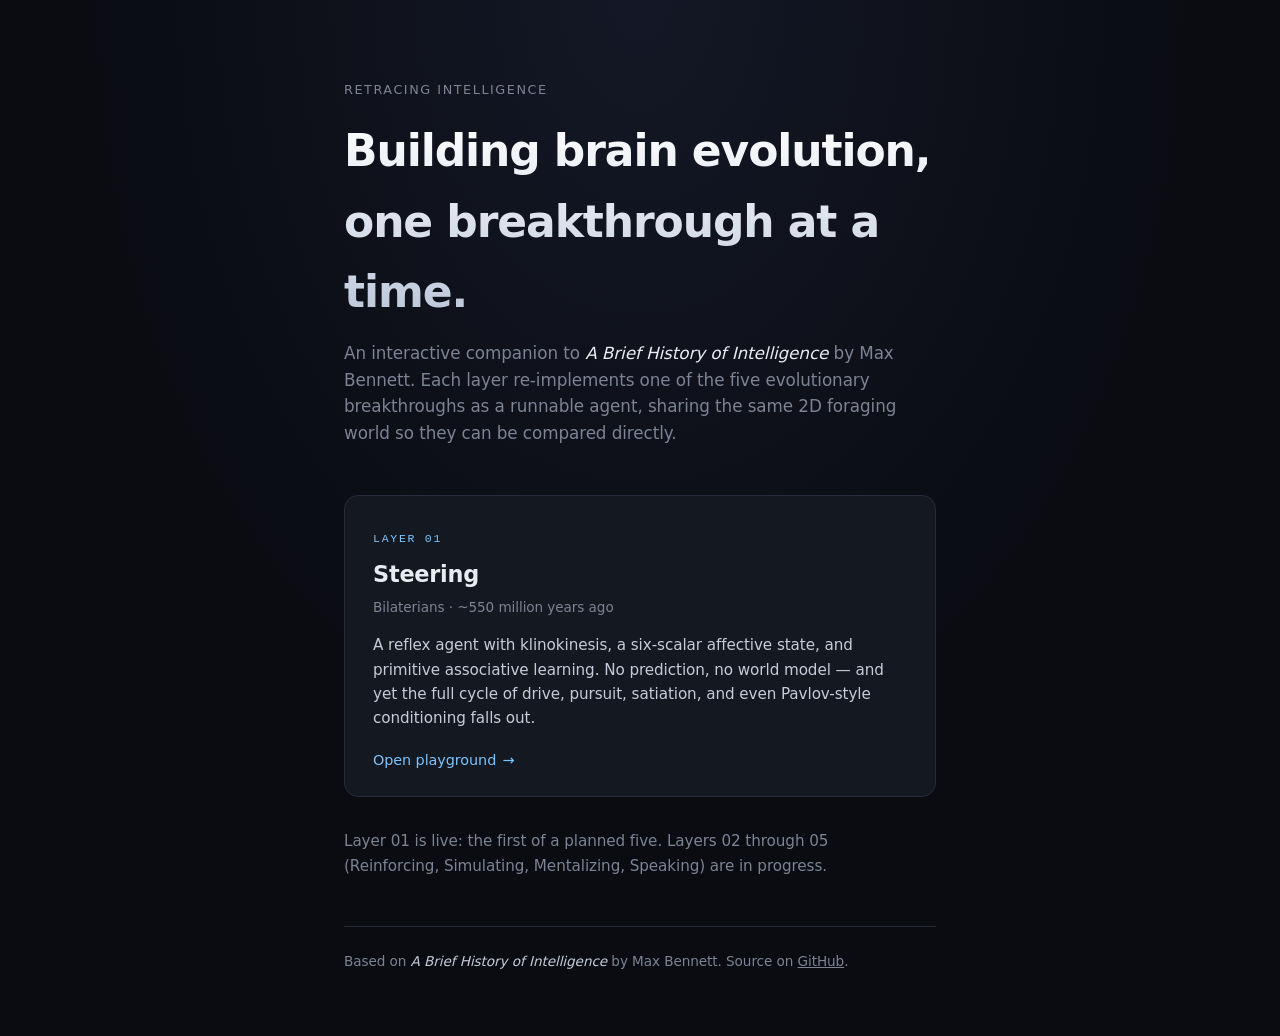
<file: index.html>
<!DOCTYPE html>
<html lang="en">
<head>
  <meta charset="UTF-8" />
  <title>Retracing Intelligence</title>
  <meta name="viewport" content="width=device-width, initial-scale=1" />
  <style>
    :root {
      --bg: #0a0c12;
      --panel: #141821;
      --panel-2: #1a1f2b;
      --border: #252b3a;
      --fg: #e8ecf2;
      --muted: #7b8394;
      --accent: #7cc4ff;
    }

    * { box-sizing: border-box; }

    html, body {
      margin: 0;
      padding: 0;
      background:
        radial-gradient(ellipse at top, #141826 0%, #0a0c12 60%) no-repeat fixed,
        var(--bg);
      color: var(--fg);
      font-family: system-ui, -apple-system, "Segoe UI", Roboto, sans-serif;
      line-height: 1.6;
      letter-spacing: -0.005em;
      font-feature-settings: "ss01", "cv11";
      min-height: 100vh;
    }

    main {
      max-width: 640px;
      margin: 0 auto;
      padding: 5rem 1.5rem 4rem;
    }

    .eyebrow {
      font-size: 0.8rem;
      font-weight: 500;
      text-transform: uppercase;
      letter-spacing: 0.12em;
      color: var(--muted);
      margin-bottom: 1rem;
    }

    h1 {
      margin: 0 0 0.75rem 0;
      font-size: 2.75rem;
      font-weight: 600;
      letter-spacing: -0.025em;
      background: linear-gradient(180deg, #ffffff 0%, #b8c4d8 100%);
      -webkit-background-clip: text;
      background-clip: text;
      color: transparent;
    }

    .lede {
      color: var(--muted);
      font-size: 1.05rem;
      margin: 0 0 3rem 0;
      max-width: 54ch;
    }

    .lede em {
      color: var(--fg);
      font-style: italic;
    }

    .layer-card {
      display: block;
      background: var(--panel);
      border: 1px solid var(--border);
      border-radius: 14px;
      padding: 1.75rem 1.75rem 1.5rem;
      text-decoration: none;
      color: inherit;
      transition: all 180ms cubic-bezier(0.4, 0, 0.2, 1);
      position: relative;
      overflow: hidden;
    }

    .layer-card::before {
      content: "";
      position: absolute;
      inset: 0;
      background: linear-gradient(135deg, rgba(124, 196, 255, 0.06) 0%, transparent 50%);
      opacity: 0;
      transition: opacity 180ms;
      pointer-events: none;
    }

    .layer-card:hover {
      border-color: #3a4256;
      transform: translateY(-2px);
      box-shadow: 0 10px 30px rgba(0, 0, 0, 0.3);
    }

    .layer-card:hover::before { opacity: 1; }

    .layer-num {
      display: inline-block;
      font-family: ui-monospace, "SF Mono", Menlo, Consolas, monospace;
      font-size: 0.72rem;
      color: var(--accent);
      letter-spacing: 0.15em;
      text-transform: uppercase;
      margin-bottom: 0.5rem;
    }

    .layer-title {
      margin: 0 0 0.3rem 0;
      font-size: 1.4rem;
      font-weight: 600;
      letter-spacing: -0.01em;
    }

    .layer-era {
      font-size: 0.85rem;
      color: var(--muted);
      margin-bottom: 0.9rem;
    }

    .layer-blurb {
      color: #c5ccd9;
      font-size: 0.95rem;
      margin: 0 0 1rem 0;
    }

    .layer-cta {
      display: inline-flex;
      align-items: center;
      gap: 0.4rem;
      color: var(--accent);
      font-size: 0.9rem;
      font-weight: 500;
    }

    .layer-cta::after {
      content: "→";
      transition: transform 180ms;
    }

    .layer-card:hover .layer-cta::after {
      transform: translateX(3px);
    }

    footer {
      margin-top: 3rem;
      padding-top: 1.5rem;
      border-top: 1px solid var(--border);
      color: var(--muted);
      font-size: 0.85rem;
    }

    footer a { color: var(--muted); }
    footer a:hover { color: var(--fg); }
    footer em { color: #c5ccd9; font-style: italic; }

    @media (max-width: 680px) {
      main { padding: 3rem 1rem 3rem; }
      h1 { font-size: 2rem; }
    }
  </style>
</head>
<body>
  <main>
    <div class="eyebrow">Retracing Intelligence</div>
    <h1>Building brain evolution, one breakthrough at a time.</h1>
    <p class="lede">
      An interactive companion to <em>A Brief History of Intelligence</em> by Max Bennett.
      Each layer re-implements one of the five evolutionary breakthroughs as a runnable agent,
      sharing the same 2D foraging world so they can be compared directly.
    </p>

    <a class="layer-card" href="./layer-1-steering/">
      <div class="layer-num">Layer 01</div>
      <h2 class="layer-title">Steering</h2>
      <div class="layer-era">Bilaterians · ~550 million years ago</div>
      <p class="layer-blurb">
        A reflex agent with klinokinesis, a six-scalar affective state, and primitive
        associative learning. No prediction, no world model — and yet the full cycle of
        drive, pursuit, satiation, and even Pavlov-style conditioning falls out.
      </p>
      <span class="layer-cta">Open playground</span>
    </a>

    <p class="lede" style="margin-top: 2rem; font-size: 0.95rem;">
      Layer 01 is live: the first of a planned five. Layers 02 through 05
      (Reinforcing, Simulating, Mentalizing, Speaking) are in progress.
    </p>

    <footer>
      Based on <em>A Brief History of Intelligence</em> by Max Bennett.
      Source on <a href="https://github.com/trinav-code/retracing-intelligence">GitHub</a>.
    </footer>
  </main>
</body>
</html>
</file>
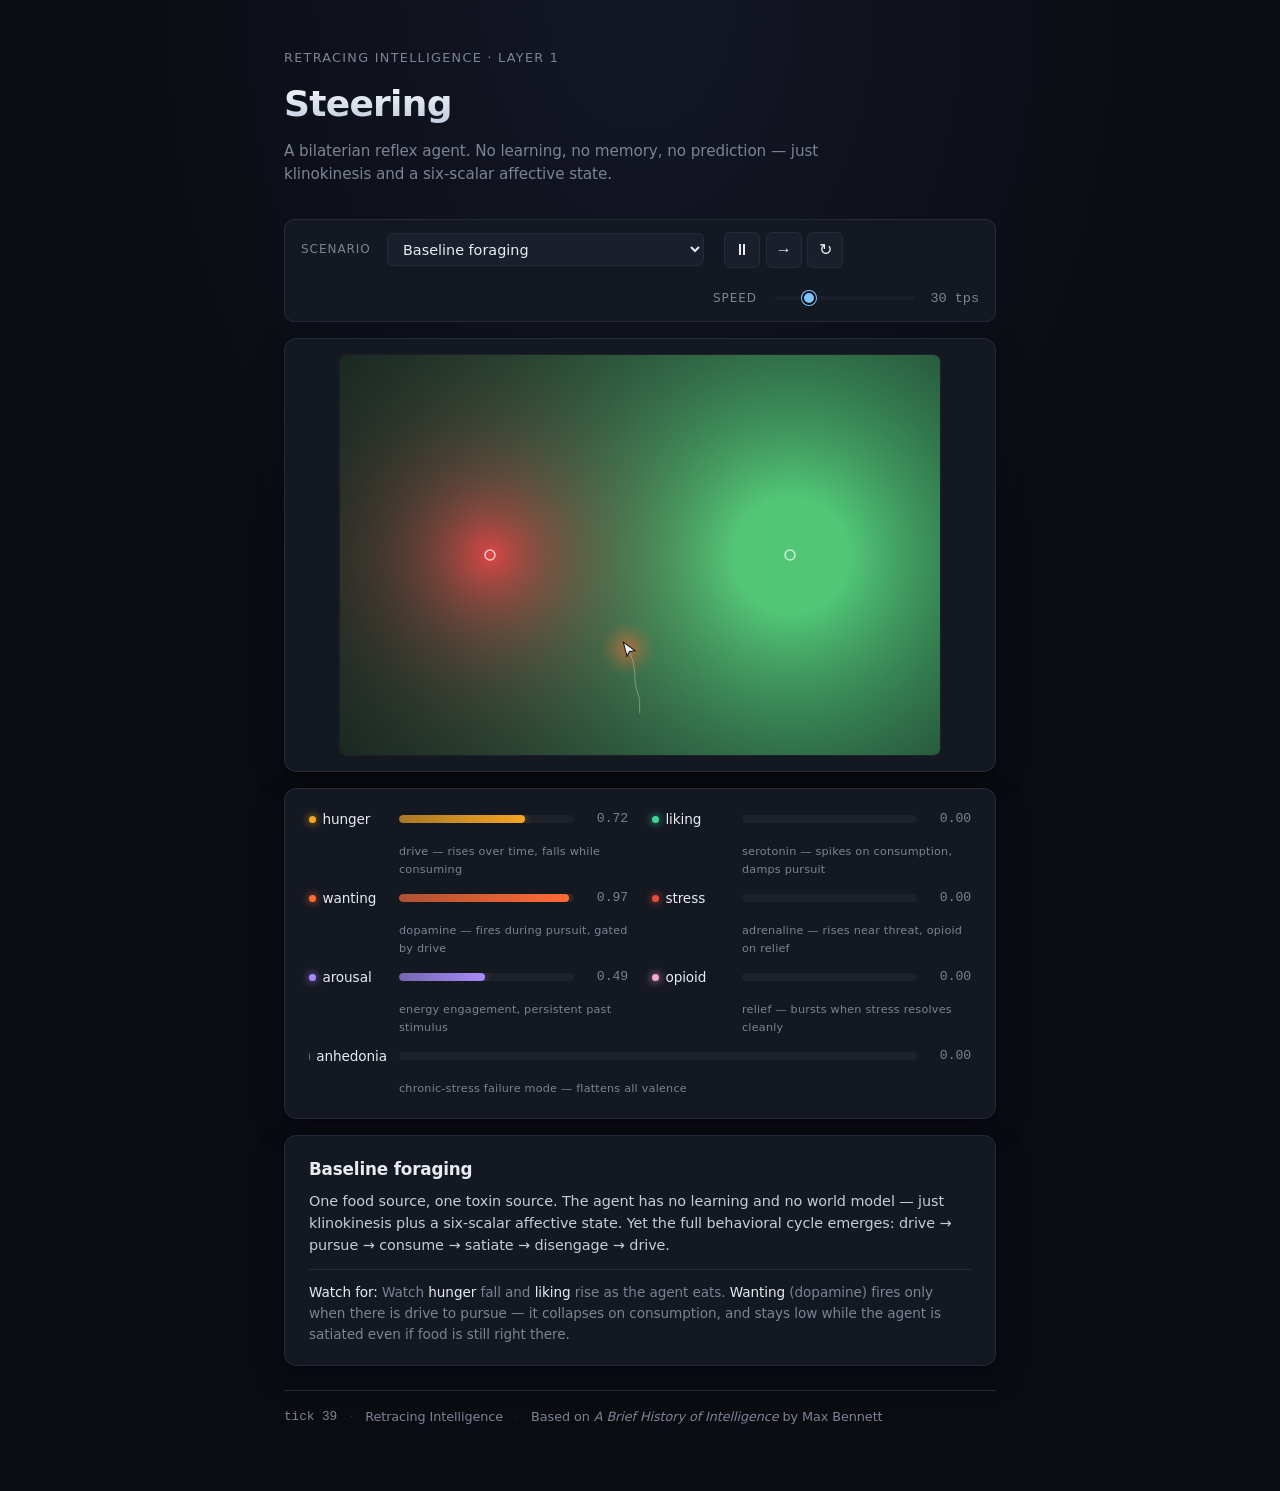
<file: layer-1-steering/index.html>
<!DOCTYPE html>
<html lang="en">
<head>
  <meta charset="UTF-8" />
  <title>Retracing Intelligence — Layer 1: Steering</title>
  <meta name="viewport" content="width=device-width, initial-scale=1" />
  <link rel="stylesheet" href="styles.css" />
</head>
<body>
  <main>
    <header>
      <div class="eyebrow">Retracing Intelligence · Layer 1</div>
      <h1>Steering</h1>
      <p class="subtitle">
        A bilaterian reflex agent. No learning, no memory, no prediction —
        just klinokinesis and a six-scalar affective state.
      </p>
    </header>

    <section class="control-strip">
      <label class="select-control">
        <span class="control-label">Scenario</span>
        <select id="scenario">
          <option value="baseline">Baseline foraging</option>
          <option value="copper">Copper test (cost–benefit)</option>
          <option value="berridge">Berridge rat (want ≠ like)</option>
          <option value="persistence">Persistent affect</option>
          <option value="chronic-stress">Chronic stress → anhedonia</option>
          <option value="pavlov">Pavlov's worm (classical conditioning)</option>
        </select>
      </label>

      <div class="playback">
        <button id="play" class="icon-btn" title="Play / pause (space)">⏸</button>
        <button id="step" class="icon-btn" title="Step one tick">→</button>
        <button id="reset" class="icon-btn" title="Reset scenario">↻</button>
      </div>

      <label class="range-control">
        <span class="control-label">Speed</span>
        <input type="range" id="speed" min="5" max="120" step="5" value="30" />
        <span id="speed-val" class="mono">30 tps</span>
      </label>
    </section>

    <section class="stage">
      <canvas id="world" width="600" height="400"></canvas>
    </section>

    <section class="cockpit" id="cockpit">
      <!-- State bars are rendered by ui.js -->
    </section>

    <section class="memory" id="memory" hidden>
      <!-- Learned cue valences rendered by ui.js when present -->
    </section>

    <aside class="scenario-info" id="scenario-info">
      <!-- Scenario title + description rendered by ui.js -->
    </aside>

    <footer>
      <span class="mono" id="tick-status">tick 0</span>
      <span class="sep">·</span>
      <a href="https://github.com/" class="muted">Retracing Intelligence</a>
      <span class="sep">·</span>
      <span class="muted">Based on <em>A Brief History of Intelligence</em> by Max Bennett</span>
    </footer>
  </main>

  <script type="module" src="src/main.js"></script>
</body>
</html>
</file>
<file: layer-1-steering/styles.css>
:root {
  --bg: #0a0c12;
  --panel: #141821;
  --panel-2: #1a1f2b;
  --border: #252b3a;
  --fg: #e8ecf2;
  --muted: #7b8394;
  --accent: #7cc4ff;

  /* Per-neuromodulator palette. Chosen intentionally:
     warm colors for drive/urgency, cool for rest/relief. */
  --hunger:  #f5a623;  /* amber — drive */
  --liking:  #3ed598;  /* green — satiation, satisfaction */
  --wanting: #ff6b35;  /* fiery orange — pursuit */
  --stress:  #e74c3c;  /* red — alarm */
  --arousal: #a78bfa;  /* violet — neural activation */
  --opioid:  #f3a6d1;  /* pink — relief */
  --anhedonia: #6b7280; /* dull gray-blue — numbness, flatness */

  --shadow: 0 1px 3px rgba(0, 0, 0, 0.35), 0 10px 30px rgba(0, 0, 0, 0.25);
}

* { box-sizing: border-box; }

html, body {
  margin: 0;
  padding: 0;
  background:
    radial-gradient(ellipse at top, #141826 0%, #0a0c12 60%) no-repeat fixed,
    var(--bg);
  color: var(--fg);
  font-family: system-ui, -apple-system, "Segoe UI", Roboto, sans-serif;
  line-height: 1.55;
  letter-spacing: -0.005em;
  font-feature-settings: "ss01", "cv11";
}

.mono {
  font-family: ui-monospace, "SF Mono", Menlo, Consolas, monospace;
  font-variant-numeric: tabular-nums;
}

main {
  max-width: 760px;
  margin: 0 auto;
  padding: 3rem 1.5rem 4rem;
}

/* ---------- Header ---------- */

header {
  margin-bottom: 2rem;
}

.eyebrow {
  font-size: 0.8rem;
  font-weight: 500;
  text-transform: uppercase;
  letter-spacing: 0.1em;
  color: var(--muted);
  margin-bottom: 0.5rem;
}

header h1 {
  margin: 0 0 0.5rem 0;
  font-size: 2.25rem;
  font-weight: 600;
  letter-spacing: -0.02em;
  background: linear-gradient(180deg, #ffffff 0%, #b8c4d8 100%);
  -webkit-background-clip: text;
  background-clip: text;
  color: transparent;
}

.subtitle {
  margin: 0;
  color: var(--muted);
  font-size: 0.95rem;
  max-width: 60ch;
}

/* ---------- Control strip ---------- */

.control-strip {
  display: flex;
  align-items: center;
  gap: 1.25rem;
  padding: 0.75rem 1rem;
  background: var(--panel);
  border: 1px solid var(--border);
  border-radius: 10px;
  margin-bottom: 1rem;
  flex-wrap: wrap;
}

.control-label {
  font-size: 0.75rem;
  font-weight: 500;
  text-transform: uppercase;
  letter-spacing: 0.08em;
  color: var(--muted);
  margin-right: 0.5rem;
}

.select-control,
.range-control {
  display: flex;
  align-items: center;
  gap: 0.5rem;
}

select {
  background: var(--panel-2);
  color: var(--fg);
  border: 1px solid var(--border);
  border-radius: 6px;
  padding: 0.4rem 0.7rem;
  font-family: inherit;
  font-size: 0.9rem;
  min-width: 200px;
  cursor: pointer;
  transition: border-color 120ms ease;
}

select:hover { border-color: #3a4256; }
select:focus { outline: none; border-color: var(--accent); }

.playback {
  display: flex;
  gap: 0.35rem;
}

.icon-btn {
  background: var(--panel-2);
  color: var(--fg);
  border: 1px solid var(--border);
  border-radius: 6px;
  width: 36px;
  height: 36px;
  font-size: 1rem;
  line-height: 1;
  cursor: pointer;
  transition: all 120ms ease;
  display: inline-flex;
  align-items: center;
  justify-content: center;
}

.icon-btn:hover {
  background: var(--panel);
  border-color: #3a4256;
  color: #ffffff;
}

.icon-btn:active {
  transform: translateY(1px);
}

input[type="range"] {
  -webkit-appearance: none;
  appearance: none;
  width: 140px;
  height: 4px;
  background: var(--panel-2);
  border-radius: 2px;
  outline: none;
}

input[type="range"]::-webkit-slider-thumb {
  -webkit-appearance: none;
  appearance: none;
  width: 14px;
  height: 14px;
  border-radius: 50%;
  background: var(--accent);
  cursor: pointer;
  border: 2px solid var(--bg);
  box-shadow: 0 0 0 1px var(--accent);
  transition: transform 120ms ease;
}

input[type="range"]::-webkit-slider-thumb:hover {
  transform: scale(1.15);
}

#speed-val {
  min-width: 54px;
  text-align: right;
  color: var(--muted);
  font-size: 0.85rem;
}

.range-control {
  margin-left: auto;
}

/* ---------- Stage (canvas) ---------- */

.stage {
  background: var(--panel);
  border: 1px solid var(--border);
  border-radius: 12px;
  padding: 1rem;
  display: flex;
  justify-content: center;
  box-shadow: var(--shadow);
  margin-bottom: 1rem;
}

canvas {
  display: block;
  background: #000;
  border-radius: 6px;
  box-shadow:
    0 0 0 1px rgba(255, 255, 255, 0.04),
    inset 0 0 30px rgba(0, 0, 0, 0.5);
}

/* ---------- Cockpit (state bars) ---------- */

.cockpit {
  display: grid;
  grid-template-columns: 1fr 1fr;
  gap: 0.6rem 1.5rem;
  background: var(--panel);
  border: 1px solid var(--border);
  border-radius: 12px;
  padding: 1.25rem 1.5rem;
  margin-bottom: 1rem;
  box-shadow: var(--shadow);
}

.bar {
  display: grid;
  grid-template-columns: 78px 1fr 42px;
  align-items: center;
  gap: 0.75rem;
  font-size: 0.85rem;
  position: relative;
}

.bar .label {
  color: var(--fg);
  font-weight: 500;
  display: flex;
  align-items: center;
  gap: 0.4rem;
}

.bar .label::before {
  content: "";
  width: 7px;
  height: 7px;
  border-radius: 50%;
  background: var(--bar-color, var(--muted));
  box-shadow: 0 0 8px var(--bar-color, transparent);
}

.bar .track {
  height: 8px;
  background: rgba(255, 255, 255, 0.04);
  border-radius: 4px;
  position: relative;
  overflow: hidden;
}

.bar .fill {
  height: 100%;
  width: 0%;
  background: linear-gradient(
    90deg,
    color-mix(in srgb, var(--bar-color) 65%, transparent) 0%,
    var(--bar-color) 100%
  );
  border-radius: 4px;
  box-shadow: 0 0 8px color-mix(in srgb, var(--bar-color) 50%, transparent);
  transition: width 180ms cubic-bezier(0.4, 0, 0.2, 1);
}

.bar .val {
  color: var(--muted);
  font-family: ui-monospace, "SF Mono", Menlo, Consolas, monospace;
  font-variant-numeric: tabular-nums;
  font-size: 0.82rem;
  text-align: right;
}

.bar .sub {
  grid-column: 2 / 4;
  font-size: 0.7rem;
  color: var(--muted);
  margin-top: 0.1rem;
  letter-spacing: 0.02em;
}

/* Per-scalar coloring via data attribute */
.bar[data-scalar="hunger"]    { --bar-color: var(--hunger); }
.bar[data-scalar="liking"]    { --bar-color: var(--liking); }
.bar[data-scalar="wanting"]   { --bar-color: var(--wanting); }
.bar[data-scalar="stress"]    { --bar-color: var(--stress); }
.bar[data-scalar="arousal"]   { --bar-color: var(--arousal); }
.bar[data-scalar="opioid"]    { --bar-color: var(--opioid); }
.bar[data-scalar="anhedonia"] { --bar-color: var(--anhedonia); grid-column: span 2; }

/* Pinned-state hint */
.bar.pinned .label::after {
  content: "📌";
  font-size: 0.75rem;
  opacity: 0.6;
  margin-left: 0.25rem;
}

/* ---------- Memory panel (learned cue valences) ---------- */

.memory {
  background: var(--panel);
  border: 1px solid var(--border);
  border-radius: 12px;
  padding: 1rem 1.5rem;
  margin-bottom: 1rem;
  box-shadow: var(--shadow);
}

.memory[hidden] { display: none; }

.memory-heading {
  font-size: 0.72rem;
  font-weight: 500;
  text-transform: uppercase;
  letter-spacing: 0.08em;
  color: var(--muted);
  margin-bottom: 0.7rem;
}

.memory-row {
  display: grid;
  grid-template-columns: 78px 1fr 52px;
  align-items: center;
  gap: 0.75rem;
  font-size: 0.85rem;
  margin-bottom: 0.35rem;
}

.memory-row:last-child { margin-bottom: 0; }

.memory-row .cue {
  color: var(--fg);
  font-weight: 500;
  display: flex;
  align-items: center;
  gap: 0.4rem;
}

.memory-row .cue::before {
  content: "";
  width: 7px;
  height: 7px;
  border-radius: 50%;
  background: var(--cue-color, var(--muted));
  box-shadow: 0 0 8px var(--cue-color, transparent);
}

.memory-row .bipolar-track {
  position: relative;
  height: 6px;
  background: rgba(255,255,255,0.05);
  border-radius: 3px;
  overflow: hidden;
}

.memory-row .bipolar-track::before {
  content: "";
  position: absolute;
  left: 50%;
  top: 0; bottom: 0;
  width: 1px;
  background: rgba(255,255,255,0.15);
}

.memory-row .bipolar-fill {
  position: absolute;
  top: 0; bottom: 0;
  left: 50%;
  width: 0;
  background: var(--liking);
  border-radius: 3px;
  transition: all 180ms cubic-bezier(0.4, 0, 0.2, 1);
}

.memory-row .bipolar-fill.negative {
  background: var(--stress);
}

.memory-row .val {
  color: var(--muted);
  font-family: ui-monospace, "SF Mono", Menlo, Consolas, monospace;
  font-variant-numeric: tabular-nums;
  font-size: 0.82rem;
  text-align: right;
}

/* ---------- Scenario info ---------- */

.scenario-info {
  background: var(--panel);
  border: 1px solid var(--border);
  border-radius: 12px;
  padding: 1.25rem 1.5rem;
  margin-bottom: 1.5rem;
  box-shadow: var(--shadow);
}

.scenario-info h2 {
  margin: 0 0 0.5rem 0;
  font-size: 1.05rem;
  font-weight: 600;
  letter-spacing: -0.01em;
}

.scenario-info p {
  margin: 0 0 0.5rem 0;
  color: #c5ccd9;
  font-size: 0.9rem;
}

.scenario-info p:last-child { margin-bottom: 0; }

.scenario-info .watch-for {
  margin-top: 0.75rem;
  padding-top: 0.75rem;
  border-top: 1px solid var(--border);
  font-size: 0.85rem;
  color: var(--muted);
}

.scenario-info .watch-for strong {
  color: var(--fg);
  font-weight: 500;
}

.scenario-knobs {
  margin-top: 0.9rem;
  padding-top: 0.9rem;
  border-top: 1px solid var(--border);
  display: flex;
  flex-wrap: wrap;
  gap: 0.75rem 1.25rem;
  align-items: center;
}

.knob {
  display: flex;
  align-items: center;
  gap: 0.5rem;
  font-size: 0.85rem;
}

.knob-label {
  color: var(--muted);
  text-transform: uppercase;
  letter-spacing: 0.08em;
  font-size: 0.72rem;
  font-weight: 500;
}

.knob-toggle {
  display: inline-flex;
  background: var(--panel-2);
  border: 1px solid var(--border);
  border-radius: 6px;
  padding: 2px;
  gap: 2px;
}

.knob-toggle button {
  background: transparent;
  color: var(--muted);
  border: none;
  padding: 0.3rem 0.7rem;
  border-radius: 4px;
  font-family: inherit;
  font-size: 0.82rem;
  cursor: pointer;
  transition: all 120ms ease;
}

.knob-toggle button:hover {
  color: var(--fg);
}

.knob-toggle button.active {
  background: var(--accent);
  color: #0a0c12;
  font-weight: 500;
}

/* ---------- Footer ---------- */

footer {
  display: flex;
  gap: 0.75rem;
  align-items: center;
  font-size: 0.8rem;
  color: var(--muted);
  padding-top: 1rem;
  border-top: 1px solid var(--border);
}

footer .sep { color: var(--border); }
footer a { color: var(--muted); text-decoration: none; }
footer a:hover { color: var(--fg); }
.muted { color: var(--muted); }

/* ---------- Tight screens ---------- */

@media (max-width: 680px) {
  main { padding: 2rem 1rem; }
  header h1 { font-size: 1.75rem; }
  .control-strip { gap: 0.75rem; }
  .range-control { margin-left: 0; }
  .cockpit { grid-template-columns: 1fr; }
  canvas { max-width: 100%; height: auto; }
}
</file>
